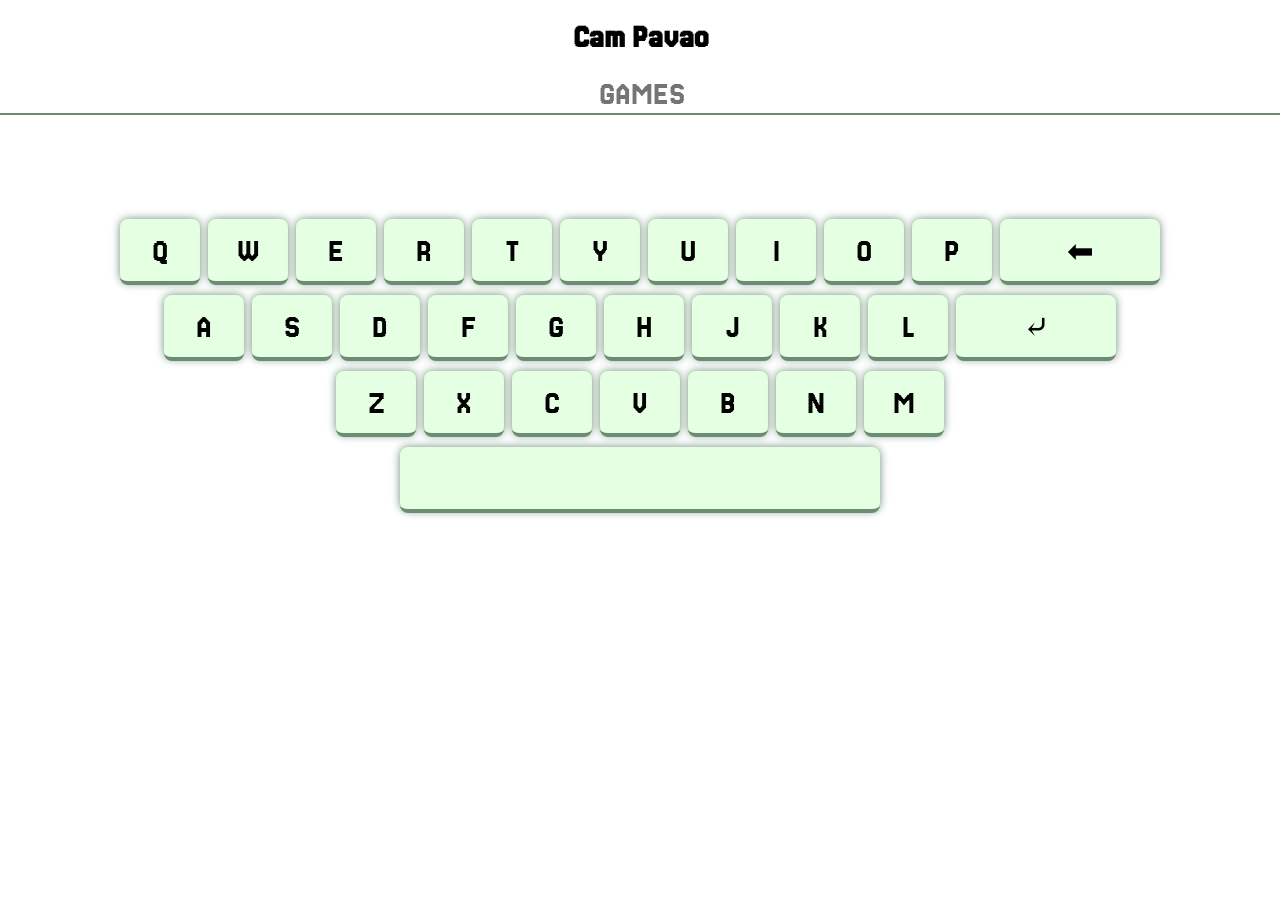
<file: public/index.html>
<!DOCTYPE html>
<html lang="en">
  <head>
    <meta charset="utf-8">
    <link rel="shortcut icon" href="favicon.ico">
    <meta name="viewport" content="width=device-width, initial-scale=1, shrink-to-fit=no">
    <meta name="theme-color" content="#000000">

    <link rel="preconnect" href="https://fonts.googleapis.com">
    <link rel="preconnect" href="https://fonts.gstatic.com" crossorigin>
    <link href="https://fonts.googleapis.com/css2?family=Jersey+25&display=swap" rel="stylesheet">
    <link rel="manifest" href="manifest.json">
    <link rel="stylesheet" href="global.css">
    <title>Cam's Pavao</title>
  </head>
  <body>
    <noscript>
      You need to enable JavaScript to run this app.
    </noscript>

    <main>
      <div>
        <h1 class="name">Cam Pavao</h1>
      </div>
      <form id="form" onsubmit="onFormSubmit">
        <input id="input" placeholder="WHAT YOU WANT?" name="search" />
        <div id="hint"></div>
        <div id="keyboard" ></div>
      </form>
    </main>

    <script src="script.js"></script>
  </body>
</html>
</file>
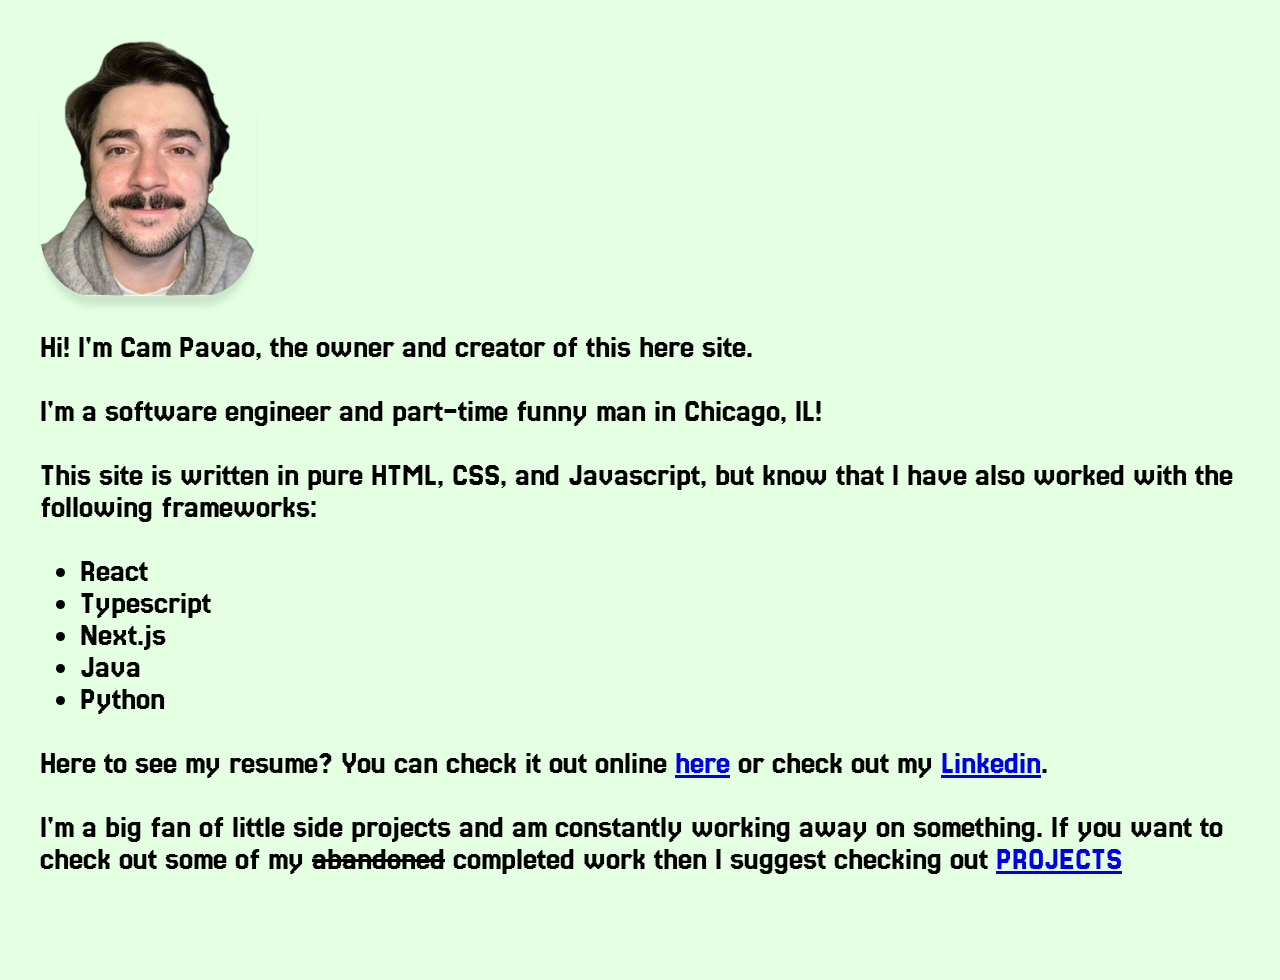
<file: about.html>
<!DOCTYPE html>
<html lang="en">
  <head>
    <meta charset="UTF-8" />
    <meta name="viewport" content="width=device-width, initial-scale=1.0" />
    <title>Cam's Self</title>
    <link rel="preconnect" href="https://fonts.googleapis.com" />
    <link rel="preconnect" href="https://fonts.gstatic.com" crossorigin />
    <link
      href="https://fonts.googleapis.com/css2?family=Jersey+25:ital,wght@0,400&display=swap"
      rel="stylesheet"
    />
    <meta name="theme-color" content="#e4ffe1" />
    <link rel="stylesheet" href="global.css" />
    <link rel="icon" type="image/x-icon" href="/favicon.ico" />
    <link rel="manifest" href="/manifest.json" />
  </head>
  <body>
    <main class="about">
      <img class="me" src="/favicon.ico" alt="" />
      <p>Hi! I'm Cam Pavao, the owner and creator of this here site.</p>
      <p>I'm a software engineer and part-time funny man in Chicago, IL!</p>
      <p>
        This site is written in pure HTML, CSS, and Javascript, but know that I
        have also worked with the following frameworks:
      </p>
      <ul>
        <li>React</li>
        <li>Typescript</li>
        <li>Next.js</li>
        <li>Java</li>
        <li>Python</li>
      </ul>
      <p>
        Here to see my resume? You can check it out online
        <a
          href="https://docs.google.com/document/d/e/2PACX-1vRODjw9l8tdpMmm_94ddjy8esJ3_BEhSqNmzbX_9mUUPS60J4CJgTysUvAYW9Q6aGsSaJDZwxFiEv9C/pub"
          >here</a
        >
        or check out my
        <a href="https://www.linkedin.com/in/cameron-pavao-0928b2140/"
          >Linkedin</a
        >.
      </p>
      <p>
        I'm a big fan of little side projects and am constantly working away on
        something. If you want to check out some of my
        <s>abandoned</s> completed work then I suggest checking out
        <a href="projects.html">PROJECTS</a>
      </p>
    </main>
  </body>
</html>
</file>
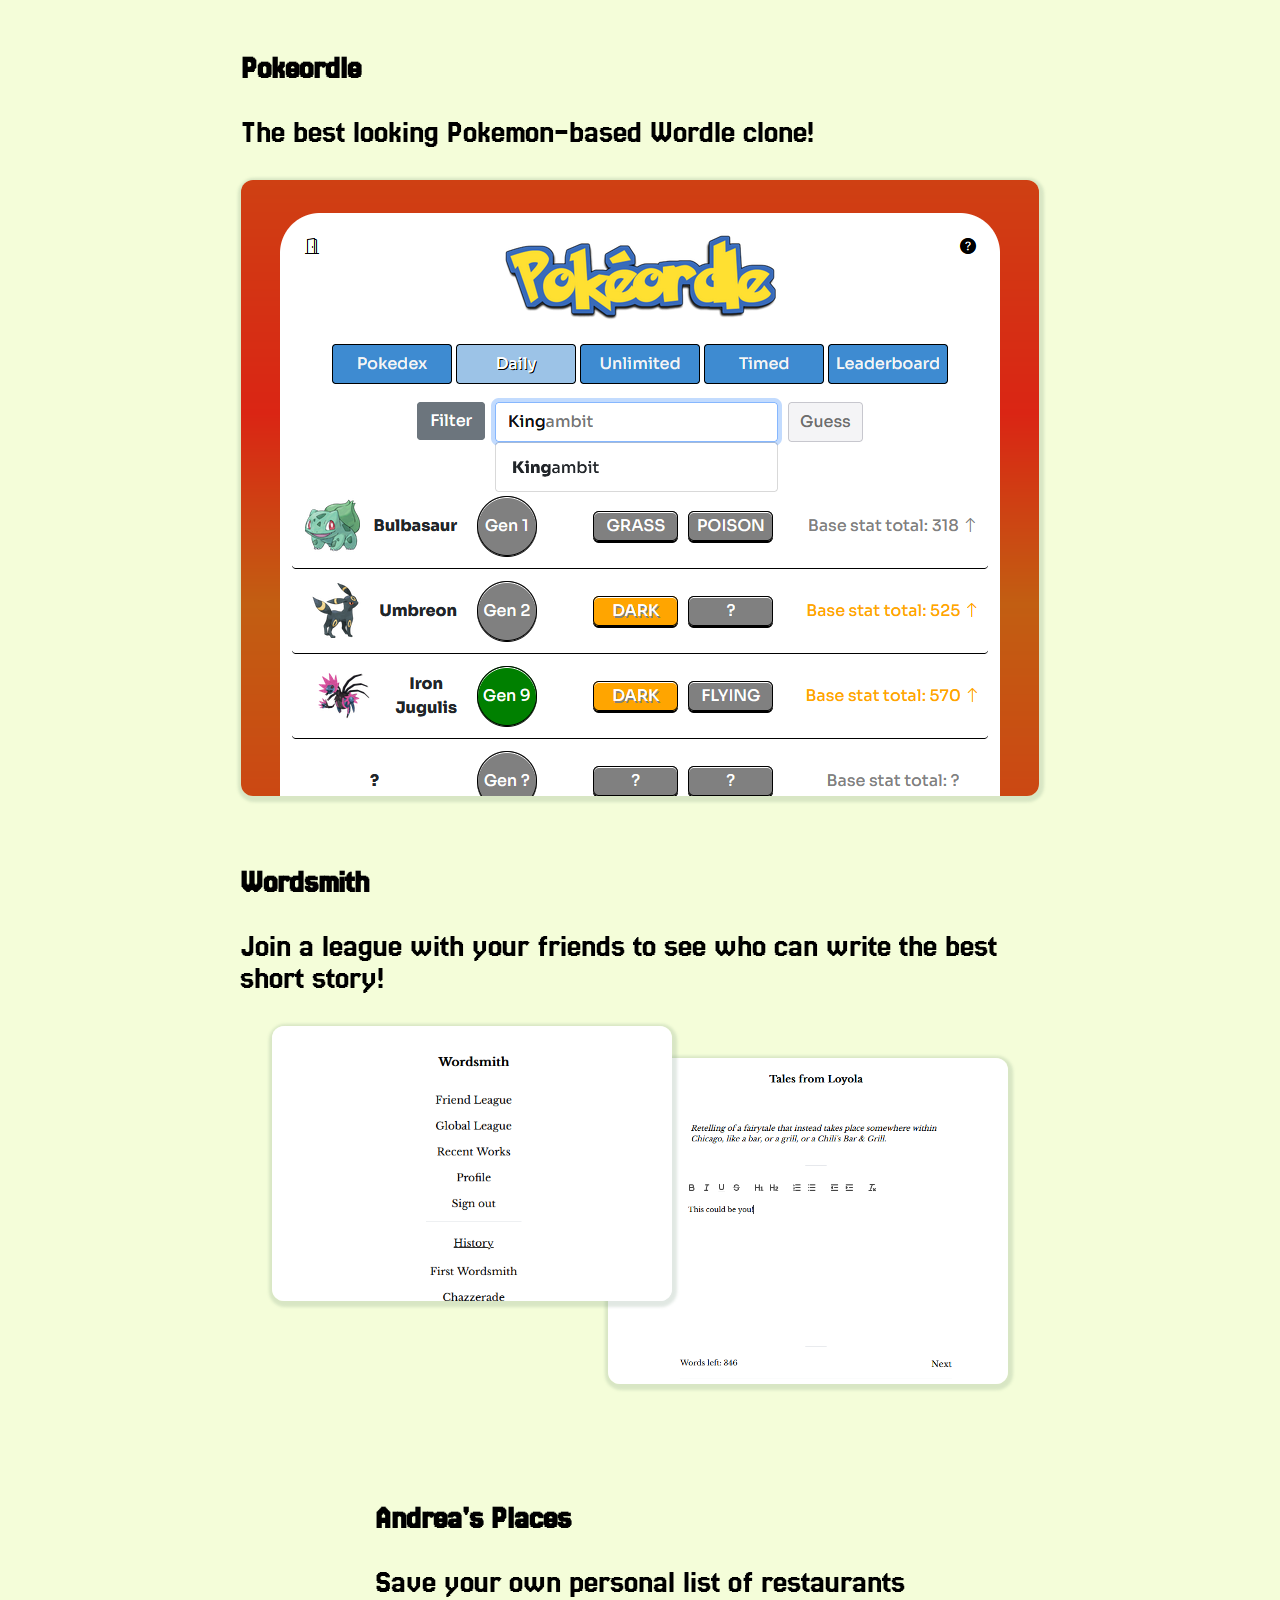
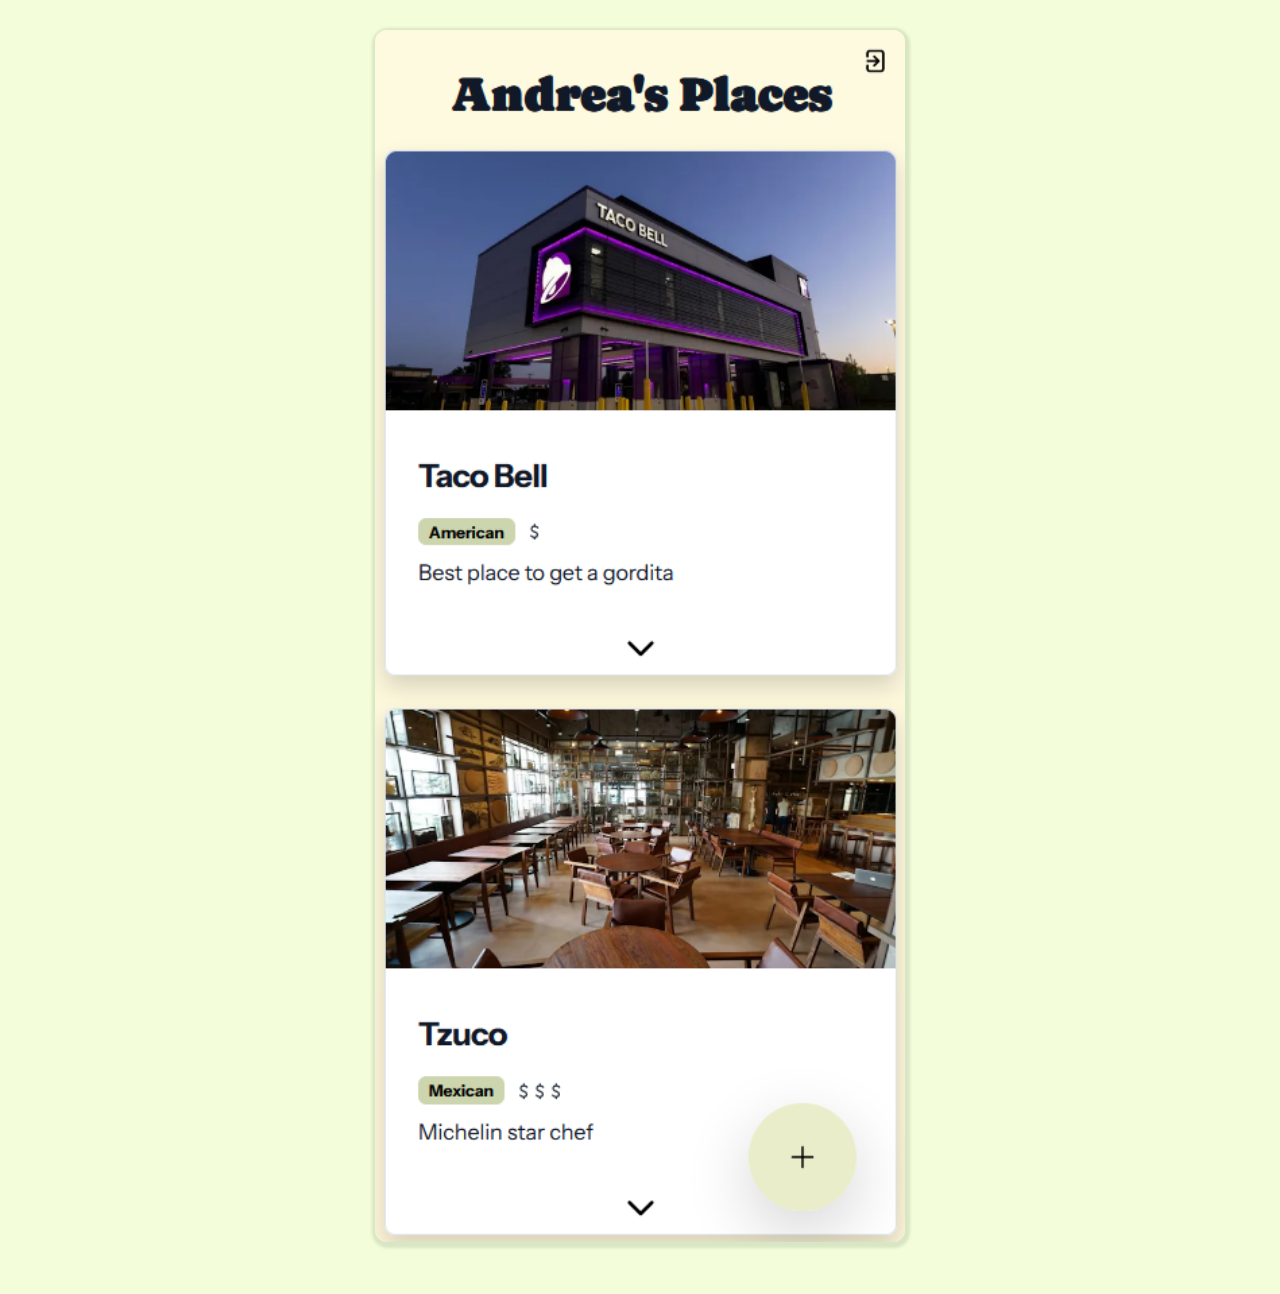
<file: games.html>
<!DOCTYPE html>
<html lang="en">
  <head>
    <meta charset="UTF-8" />
    <meta name="viewport" content="width=device-width, initial-scale=1.0" />
    <title>Cam's Corner</title>
    <link
      href="https://fonts.googleapis.com/css2?family=Jersey+25&display=swap"
      rel="stylesheet"
    />
    <meta name="theme-color" content="#f4fdd9" />
    <link rel="stylesheet" href="global.css" />
  </head>
  <body>
    <main class="container">
      <div class="section">
        <p><strong>Pokeordle</strong></p>
        <p>The best looking Pokemon-based Wordle clone!</p>
        <p>
          <a href="https://pokeordle.com"
            ><img src="pokeordle.png" alt="link to pokeordle"
          /></a>
        </p>
      </div>
      <div class="section">
        <p><strong>Wordsmith</strong></p>
        <p>
          Join a league with your friends to see who can write the best short
          story!
        </p>
        <p class="image-container">
          <a href="https://wordsmith-game.com">
            <img class="pic-1" src="wordsmith.png" alt="link to wordsmith" />
            <img class="pic-2" src="wordsmith2.png" alt=""
          /></a>
        </p>
      </div>
      <div class="section">
        <p><strong>Andrea's Places</strong></p>
        <p>Save your own personal list of restaurants</p>
        <p class="image-container">
          <a href="https://lets-go-to.vercel.app">
            <img class="portrait" src="andreas-places.png" alt="link to my places" />
          </a>
        </p>
      </div>
    </main>
  </body>
</html>
</file>
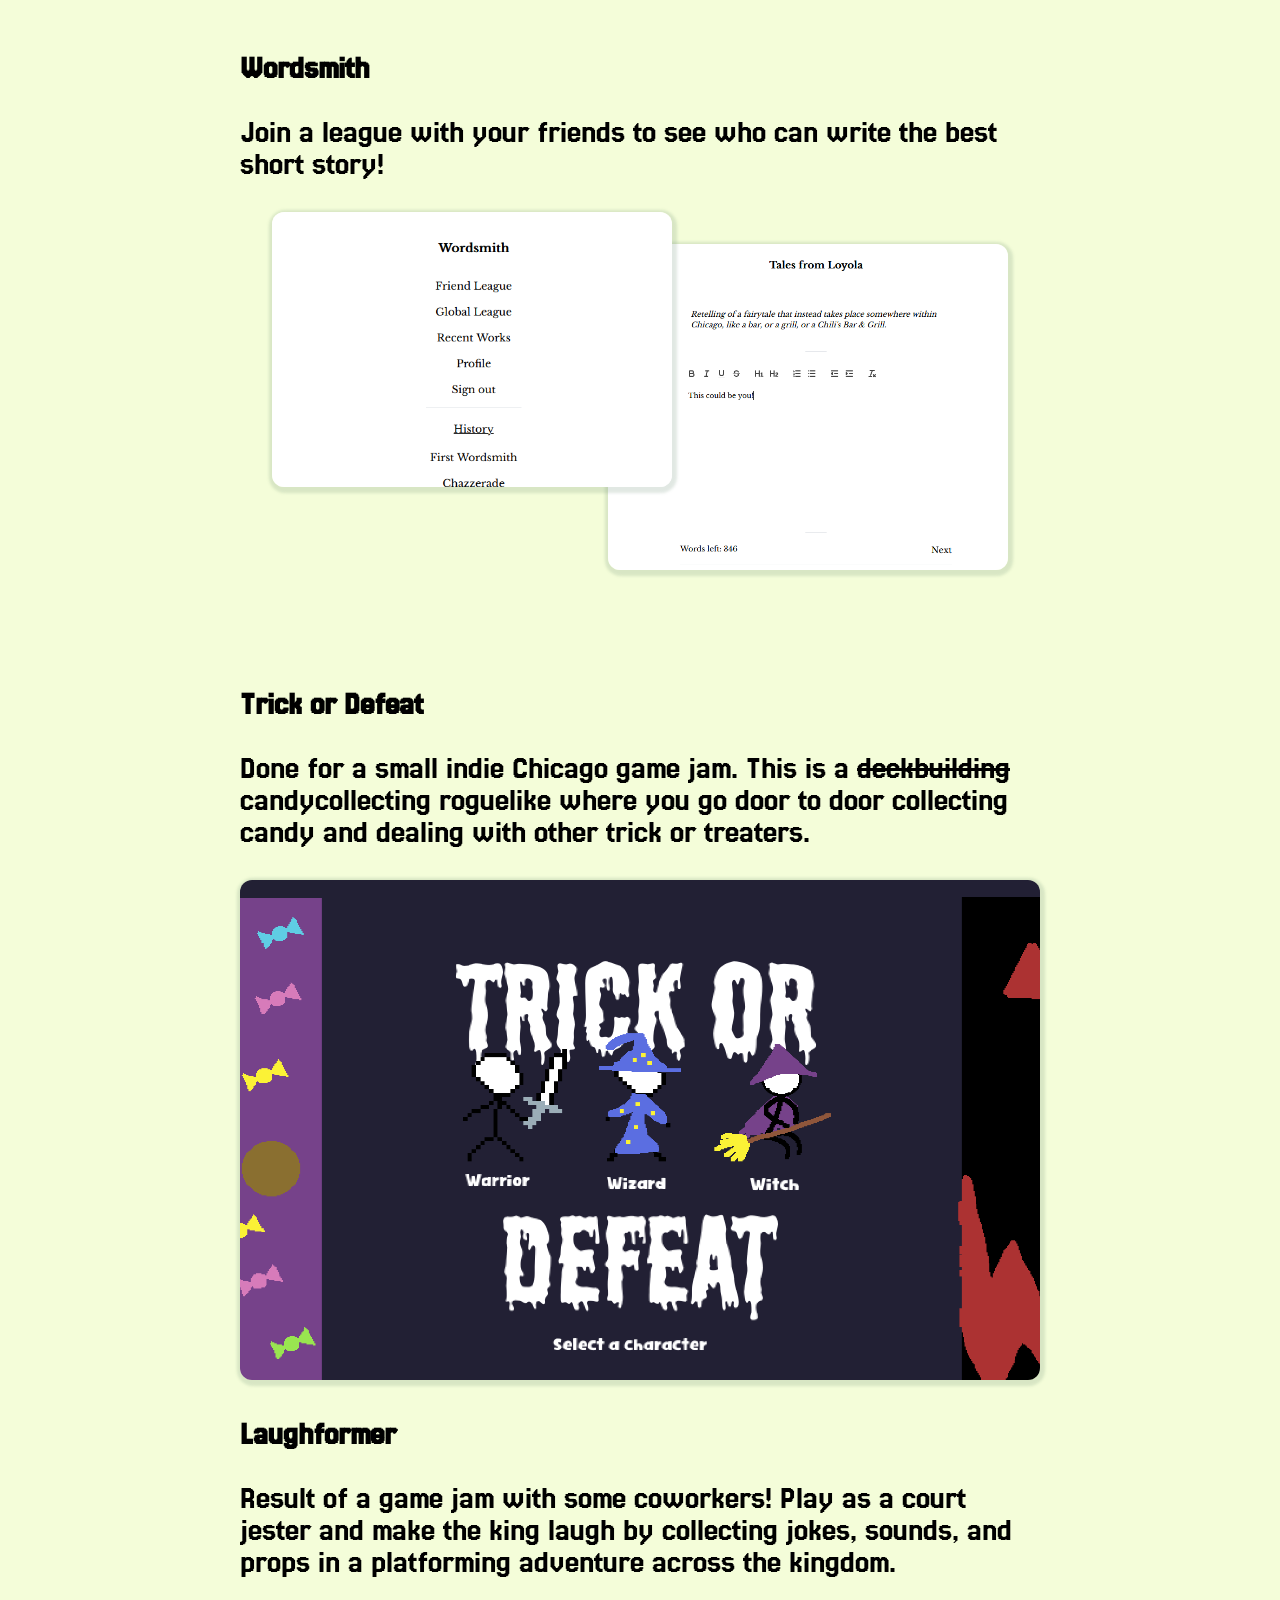
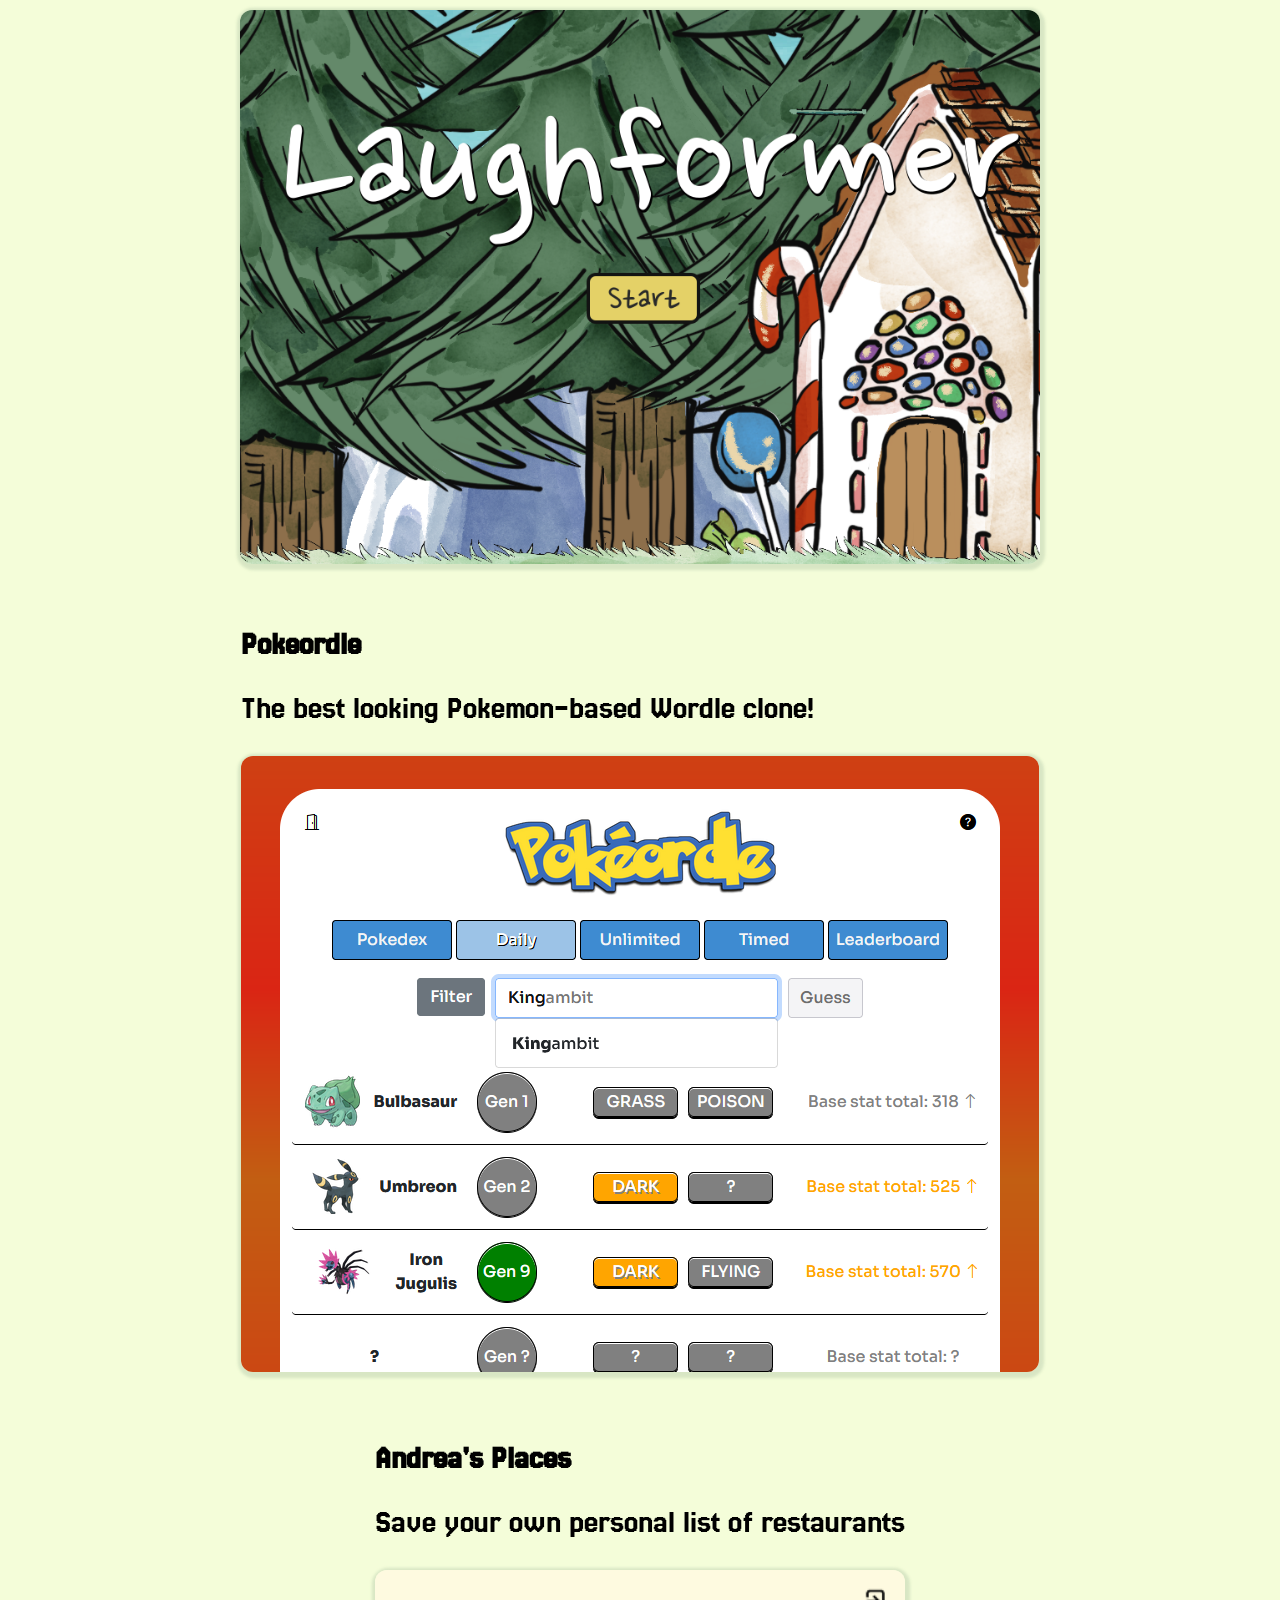
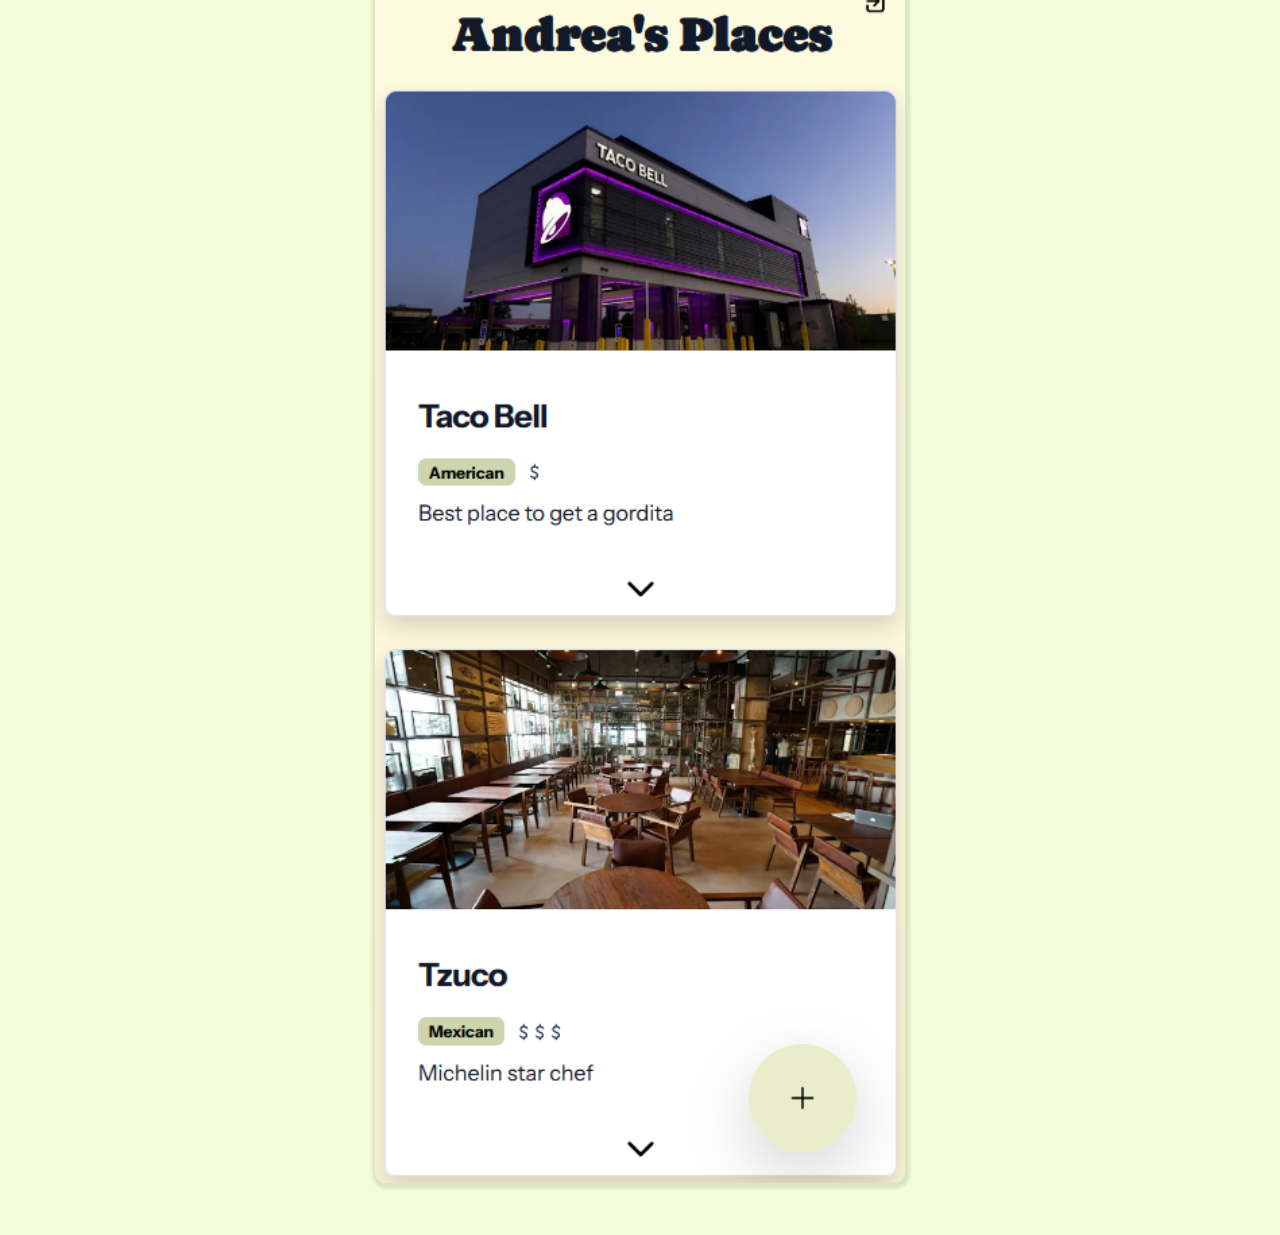
<file: projects.html>
<!DOCTYPE html>
<html lang="en">
  <head>
    <meta charset="UTF-8" />
    <meta name="viewport" content="width=device-width, initial-scale=1.0" />
    <title>Cam's Corner</title>
    <link rel="preconnect" href="https://fonts.googleapis.com" />
    <link rel="preconnect" href="https://fonts.gstatic.com" crossorigin />
    <link
      href="https://fonts.googleapis.com/css2?family=Jersey+25&display=swap"
      rel="stylesheet"
    />
    <meta name="theme-color" content="#f4fdd9" />
    <link rel="stylesheet" href="global.css" />
    <link rel="icon" type="image/x-icon" href="/favicon.ico" />
    <link rel="manifest" href="/manifest.json" />
  </head>
  <body>
    <main class="container">
      <section class="section" id="wordsmith">
        <p><strong>Wordsmith</strong></p>
        <p>
          Join a league with your friends to see who can write the best short
          story!
        </p>
        <p class="image-container">
          <a href="https://wordsmith-game.com">
            <img class="pic-1" src="wordsmith.png" alt="link to wordsmith" />
            <img class="pic-2" src="wordsmith2.png" alt=""
          /></a>
        </p>
      </section>
      <section class="section" id="trick-or-defeat">
        <p><strong>Trick or Defeat</strong></p>
        <p>
          Done for a small indie Chicago game jam. This is a
          <s>deckbuilding</s> candycollecting roguelike where you go door to
          door collecting candy and dealing with other trick or treaters.
        </p>
        <a href="https://cam-p.itch.io/trick-or-treat-roguelike">
          <img
            class="portrait"
            src="trick or defeat.png"
            alt="link to trick or defeat"
          />
        </a>
      </section>
      <section class="section" id="laughformer">
        <p><strong>Laughformer</strong></p>
        <p>
          Result of a game jam with some coworkers! Play as a court jester and
          make the king laugh by collecting jokes, sounds, and props in a
          platforming adventure across the kingdom.
        </p>
        <p class="image-container">
          <a href="https://cam-p.itch.io/laughformer">
            <img
              class="portrait"
              src="laughformer.png"
              alt="link to laughformer"
            />
          </a>
        </p>
      </section>
      <section class="section" id="pokeordle">
        <p><strong>Pokeordle</strong></p>
        <p>The best looking Pokemon-based Wordle clone!</p>
        <p>
          <a href="https://pokeordle.com"
            ><img src="pokeordle.png" alt="link to pokeordle"
          /></a>
        </p>
      </section>
      <section class="section" id="andreasplaces">
        <p><strong>Andrea's Places</strong></p>
        <p>Save your own personal list of restaurants</p>
        <p class="image-container">
          <a href="https://lets-go-to.vercel.app">
            <img
              class="portrait"
              src="andreas-places.png"
              alt="link to my places"
            />
          </a>
        </p>
      </section>
    </main>
  </body>
</html>
</file>
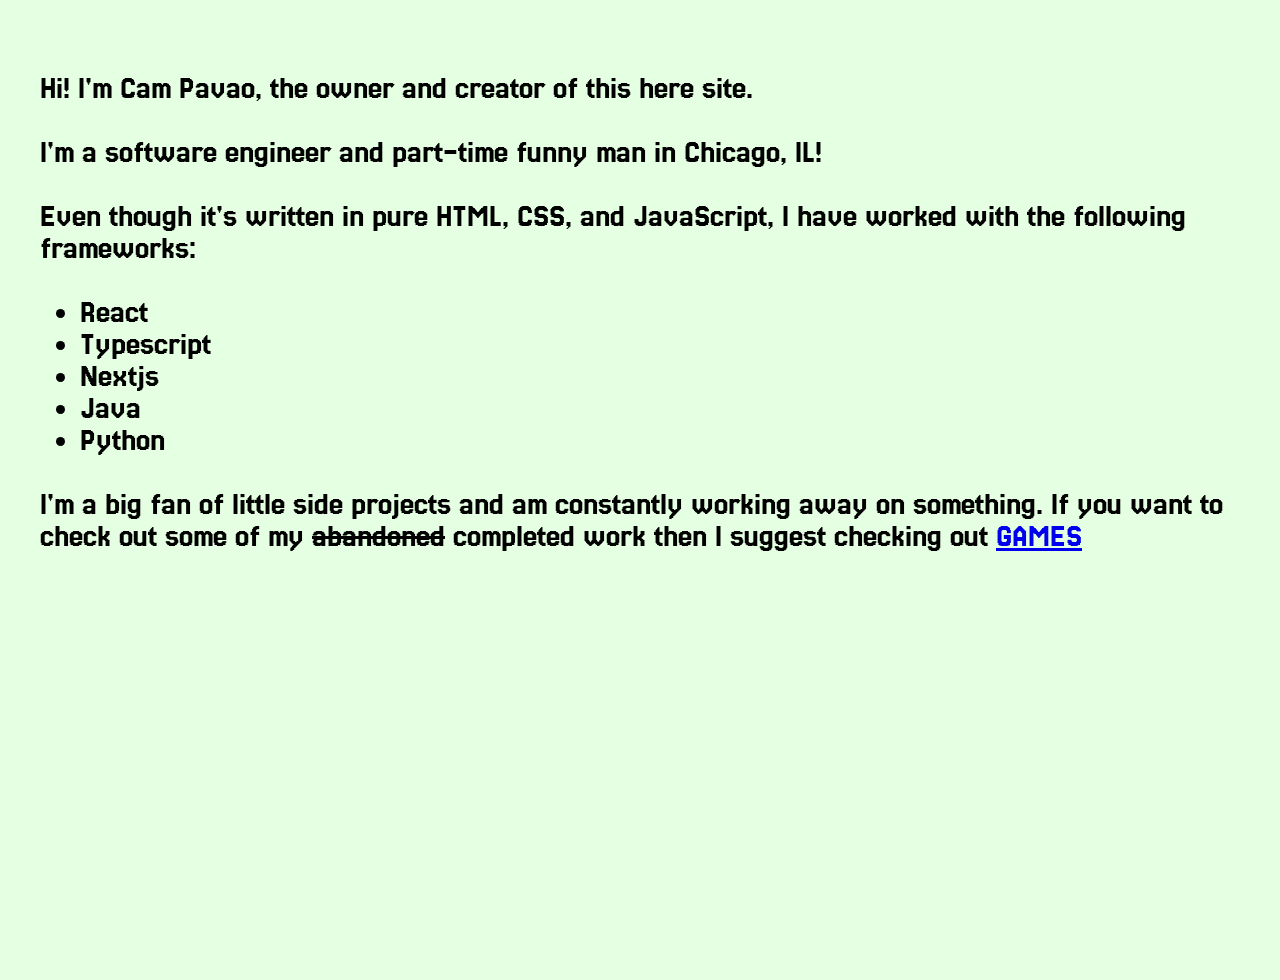
<file: public/about.html>
<!DOCTYPE html>
<html lang="en">
  <head>
    <meta charset="UTF-8" />
    <meta name="viewport" content="width=device-width, initial-scale=1.0" />
    <title>Cam's Self</title>
    <link href="https://fonts.googleapis.com/css2?family=Jersey+25&display=swap" rel="stylesheet">
    <link rel="stylesheet" href="global.css" />
  </head>
  <body>
    <main class="about">
      <p>Hi! I'm Cam Pavao, the owner and creator of this here site.</p>
      <p>I'm a software engineer and part-time funny man in Chicago, IL!</p>
      <p>
        Even though it's written in pure HTML, CSS, and JavaScript, I have
        worked with the following frameworks:
      </p>
      <ul>
        <li>React</li>
        <li>Typescript</li>
        <li>Nextjs</li>
        <li>Java</li>
        <li>Python</li>
      </ul>
      <p>
        I'm a big fan of little side projects and am constantly working away on
        something. If you want to check out some of my <s>abandoned</s> completed work
        then I suggest checking out <a href="games.html">GAMES</a>
      </p>
    </main>
  </body>
</html>
</file>
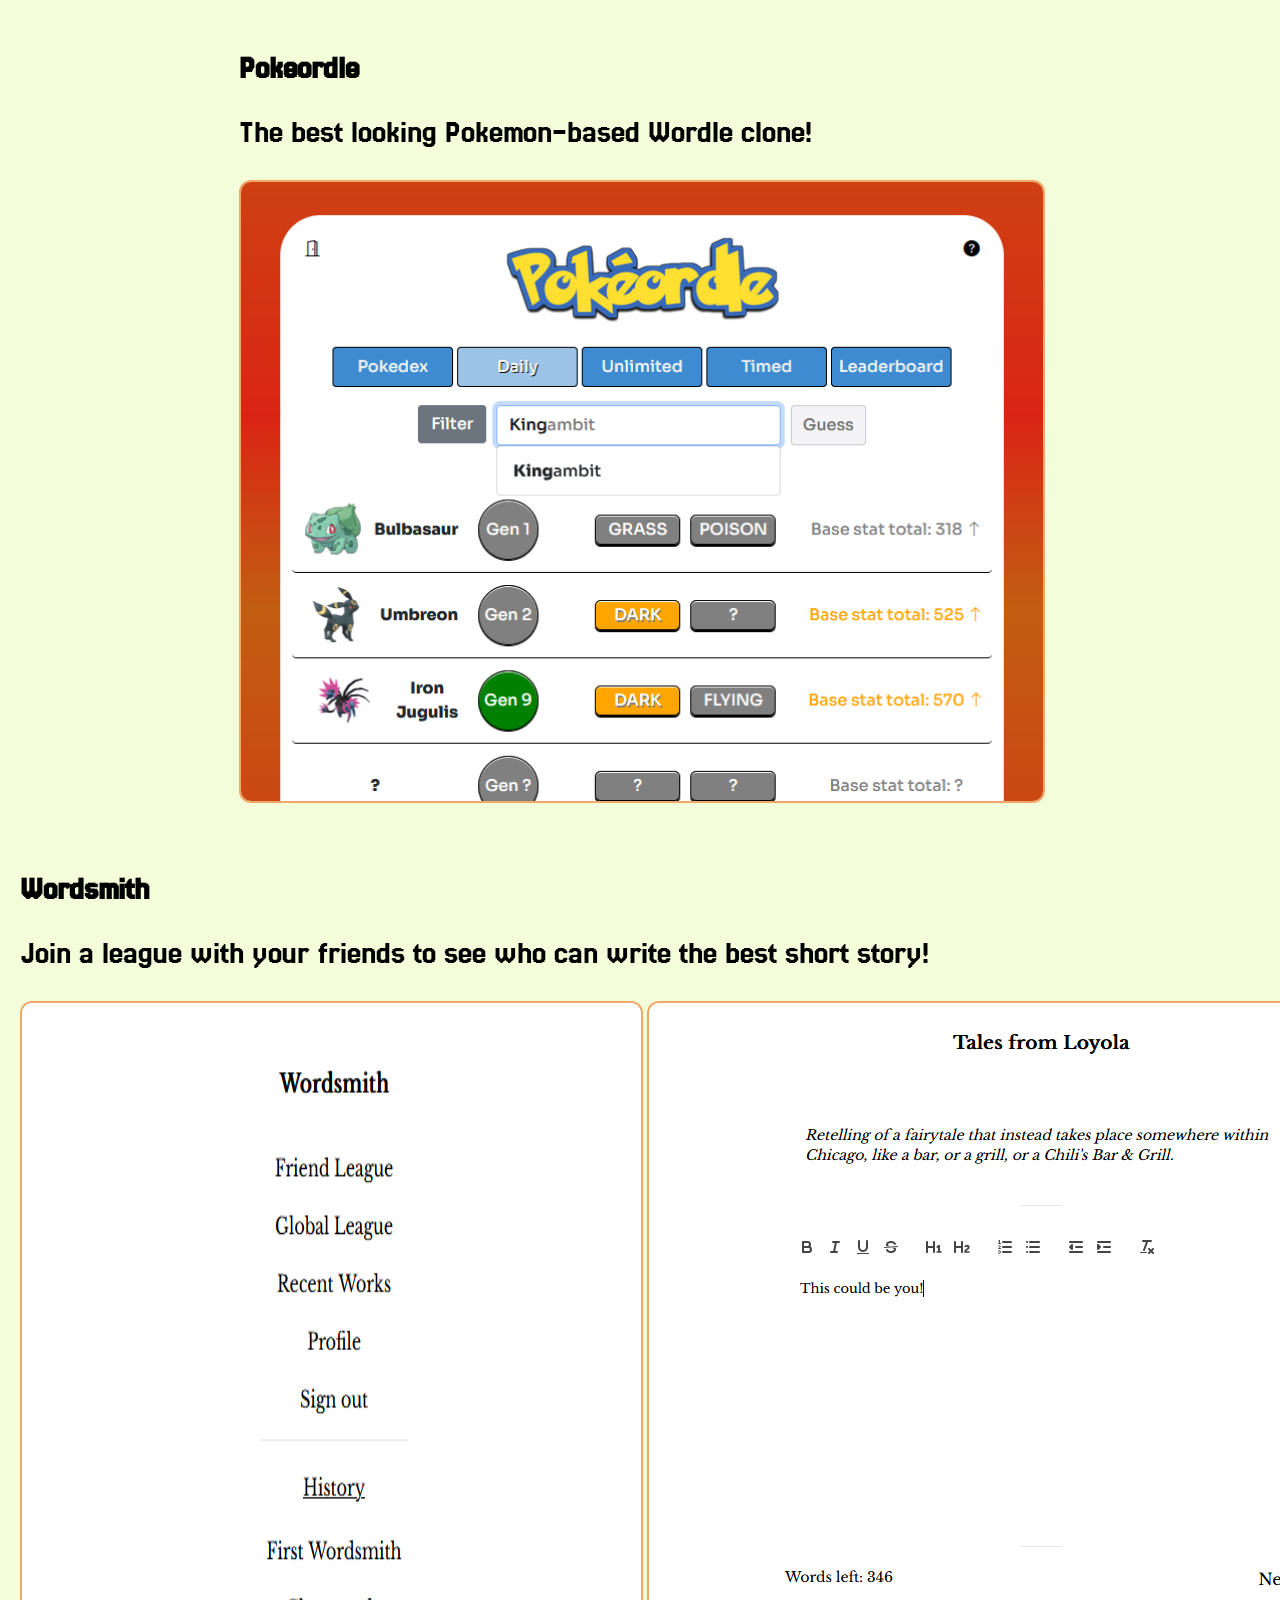
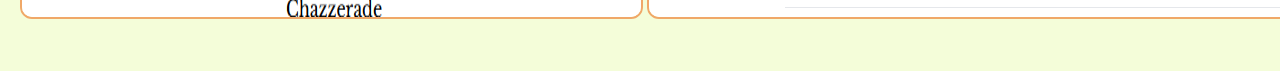
<file: public/games.html>
<!DOCTYPE html>
<html lang="en">
  <head>
    <meta charset="UTF-8" />
    <meta name="viewport" content="width=device-width, initial-scale=1.0" />
    <title>Cam's Corner</title>
    <link
      href="https://fonts.googleapis.com/css2?family=Jersey+25&display=swap"
      rel="stylesheet"
    />
    <link rel="stylesheet" href="global.css" />
  </head>
  <body>
    <main class="container">
      <div class="section">
        <p><strong>Pokeordle</strong></p>
        <p>The best looking Pokemon-based Wordle clone!</p>
        <p><a href="https://pokeordle.com"><img src="pokeordle.png" alt="link to pokeordle" /></a></p>
      </div>
      <div class="section">
        <p><strong>Wordsmith</strong></p>
        <p>
          Join a league with your friends to see who can write the best short
          story!
        </p>
        <p class="image-container"><a href="https://wordsmith-game.com"><img src="wordsmith.png" alt="link to wordsmith" /><img src="wordsmith2.png" alt="" /></a></p>
      </div>
    </main>
  </body>
</html>
</file>
<file: public/global.css>
* {
  text-rendering: optimizeLegibility;
}

html {
    height: 100%;
}

body {
  --dark-orange: #f0a868;
  --light-orange: #ffe8c2;
  --light-green: #e4ffe1;
  --yellow-green: #f4fdd9;
  --dark-green: #6a8d73;

  margin: 0;
  font-family: "Jersey 25", sans-serif;
  height: 100%;
}

.name {
  width: 100%;
  text-align: center;
}

.jersey-25-regular {
  font-family: "Jersey 25", sans-serif;
  font-weight: 400;
  font-style: normal;
}

input {
  width: 100%;
  height: 36px;
  font-family: "Jersey 25", sans-serif;
  font-size: xx-large;
  background: none;
  border: none;
  border-bottom: 2px solid var(--dark-green);
  outline: none;
  text-align: center;
}

#keyboard {
  padding: 80px 4px;
  margin: 24px;
  display: grid;
  grid-template-rows: 3fr;
  row-gap: 12px;
}

.key-row {
  display: flex;
  align-items: center;
  justify-content: center;
  gap: 8px;
}

.key {
  position: relative;
  width: 100%;
  max-width: 5rem;
  height: 4rem;
  font-family: "Jersey 25", sans-serif;
  font-size: xx-large;
  background: none;
  border-radius: 8px;
  border: none;
  background-color: var(--light-green);
  box-shadow: 0 0 8px 0 var(--dark-green);
  /* border: 2px solid darkslategray; */

  transform: translate3d(0, 0, 12px);
  transform-style: preserve-3d;
  transition: all 0.25s cubic-bezier(0.2, 1, 0.2, 1);
}

.key::after {
  content: "";
  position: absolute;
  top: -2px;
  left: 0px;
  width: 100%;
  max-width: 5rem;
  height: 4rem;
  border-bottom: 4px solid var(--dark-green);
  border-radius: 8px;
}

.space-bar,
.space-bar::after {
  width: 100%;
  max-width: 30rem;
}

.backspace,
.backspace::after {
  width: 100%;
  max-width: 10rem;
}

.click {
  background-color: var(--dark-green);
  color: white;
  border-color: black;
  transform: translate3d(0, 2px, 12px);
  box-shadow: 0 0 4px 0 var(--dark-green);
}

#hint {
  width: 100%;
  text-align: center;
  font-size: x-large;
  color: var(--dark-orange);
}

.container {
  background-color: var(--yellow-green);
  display: flex;
  flex-direction: column;
  justify-content: center;
  align-items: center;
  min-height: 100%;
  font-size: xx-large;
  font-family: "Jersey 25", sans-serif;
  padding: 20px;
}

.section img {
  width: 100%;
  border: 2px solid var(--dark-orange);
  border-radius: 12px;
}

.image-container a {
  display: flex;
  gap: 4px;
}

@media screen and (max-width: 765px) {
  .image-container a {
    display: flex;
    flex-direction: column
  }
}


.about {
  min-height: 100%;
    background-color: var(--light-green);
    padding: 40px;
}

.about p {
    font-size: xx-large;
    font-family: "Jersey 25", sans-serif;
}

.about li {
    font-size: xx-large;
}
</file>
<file: global.css>
* {
  text-rendering: optimizeLegibility;
}

html {
  height: 100vh;
  width: 100vw;
  overflow-x: hidden;
}

body {
  --dark-orange: #f0a868;
  --salmon: #f3d6c2;
  --light-orange: #ffe8c2;
  --light-green: #e4ffe1;
  --yellow-green: #f4fdd9;
  --dark-green: #6a8d73;
  --forest: #405545;

  /* --dark-green-shadow: rgba(106, 141, 115, 0.2) */

  margin: 0;
  font-family: "Jersey 25", sans-serif;
  font-style: normal;
  height: 100%;
}

.name {
  width: 100%;
  text-align: center;
}

.jersey-25-regular {
  font-family: "Jersey 25", sans-serif;
  font-weight: 400;
  font-style: normal;
}

#form {
  display: flex;
  flex-direction: column;
  align-items: center;
}

.ani-input {
  width: 100%;
  height: 36px;
  font-family: "Jersey 25", sans-serif;
  font-size: xx-large;
  background: none;
  border: none;
  border-bottom: 2px solid var(--dark-green);
  outline: none;
  text-align: center;
  position: relative; /* Positioning context for cursor */
}

#keyboard {
  width: 100%;
  padding: 80px 4px;
  margin: 24px;
  display: grid;
  grid-template-rows: 3fr;
  row-gap: 12px;
}

.key-row {
  display: flex;
  align-items: center;
  justify-content: center;
  gap: 8px;
}

.key {
  display: flex;
  justify-content: center;
  align-items: center;
  flex: 1;

  position: relative;
  max-width: 5rem;
  height: 4rem;
  font-family: "Jersey 25", sans-serif;
  font-size: xx-large;
  background: none;
  border-radius: 8px;
  border: none;
  color: black;
  background-color: var(--light-green);
  box-shadow: 0 0 8px 0 var(--dark-green);

  transform: translate3d(0, 0, 12px);
  transform-style: preserve-3d;
  transition: all 0.25s cubic-bezier(0.2, 1, 0.2, 1);
}

.key::after {
  content: "";
  position: absolute;
  top: -2px;
  left: 0px;
  width: 100%;
  max-width: 5rem;
  height: 4rem;
  border-bottom: 4px solid var(--dark-green);
  border-radius: 8px;
}

.space-bar,
.space-bar::after {
  width: 100%;
  max-width: 30rem;
}

.backspace,
.backspace::after {
  width: 100%;
  max-width: 10rem;
}

.click {
  background-color: var(--dark-green);
  color: white;
  border-color: black;
  transform: translate3d(0, 2px, 12px);
  box-shadow: 0 0 4px 0 var(--dark-green);
}

#hint {
  width: 100%;
  text-align: center;
  font-size: xx-large;
  color: var(--forest);
}

.container {
  background-color: var(--yellow-green);
  display: flex;
  flex-direction: column;
  justify-content: center;
  align-items: center;
  min-height: 100%;
  font-size: xx-large;
  font-family: "Jersey 25", sans-serif;
  padding: 20px;
}

.section {
  max-width: 800px;
  height: 100%;
}

.section img {
  width: 100%;
  box-shadow: 1px 2px 3px 4px rgba(106, 141, 115, 0.2);
  border-radius: 12px;
}

.section#trick-or-defeat img {
  max-height: 500px;
}

.image-container a {
  width: 100%;
  min-height: 412px;
  position: relative;
  display: flex;
  gap: 4px;
}

.about {
  min-height: 100%;
  background-color: var(--light-green);
  padding: 40px;
}

.about p {
  font-size: xx-large;
  font-family: "Jersey 25", sans-serif;
}

.about li {
  font-size: xx-large;
}

.enter-button {
  min-width: 50px;
  transform: rotate(90deg);
}

.backspace-button {
  min-width: 50px;
}

.pic-1 {
  z-index: 1;
}

.pic-1,
.pic-2 {
  border-radius: 12px;
  position: absolute;
  top: 0;
  max-width: 50%;
  left: 32px;
}

.pic-2 {
  top: 32px;
  right: 32px;
  left: unset;
}

.portrait {
  max-width: unset;
  height: 100%;
}

.me {
  border-radius: 25%;
  box-shadow: 0px 14px 6px -4px rgba(106, 141, 115, 0.2);
}

.home {
  margin-top: -24px;
  padding-top: 48px;
  height: 100%;
  background-color: var(--salmon);
}

/* Mobile */
@media screen and (max-width: 765px) {
  html {
    overflow-x: hidden;
  }

  .home {
    height: 100%;
    overflow: hidden;
  }

  #form {
    height: 100%;
    justify-content: space-around;
  }

  #keyboard {
    padding: 10px;
    margin: 0;
    max-width: 350px;
    padding-bottom: 100px;
  }
  .image-container a {
    display: flex;
    flex-direction: column;
    min-height: unset;
  }

  .key-row {
    gap: 4px;
  }

  .key {
    padding: 0;
    box-shadow: 0 0 4px 0 var(--dark-green);
  }

  .space-bar::after {
    max-width: unset;
  }

  _::-webkit-full-page-media,
  _:future,
  :root #keyboard {
    padding-bottom: 165px;
  }

  .image-container a {
    height: unset;
    gap: 12px;
  }

  .pic-1,
  .pic-2 {
    max-width: unset;
    position: unset;
  }
}
</file>
